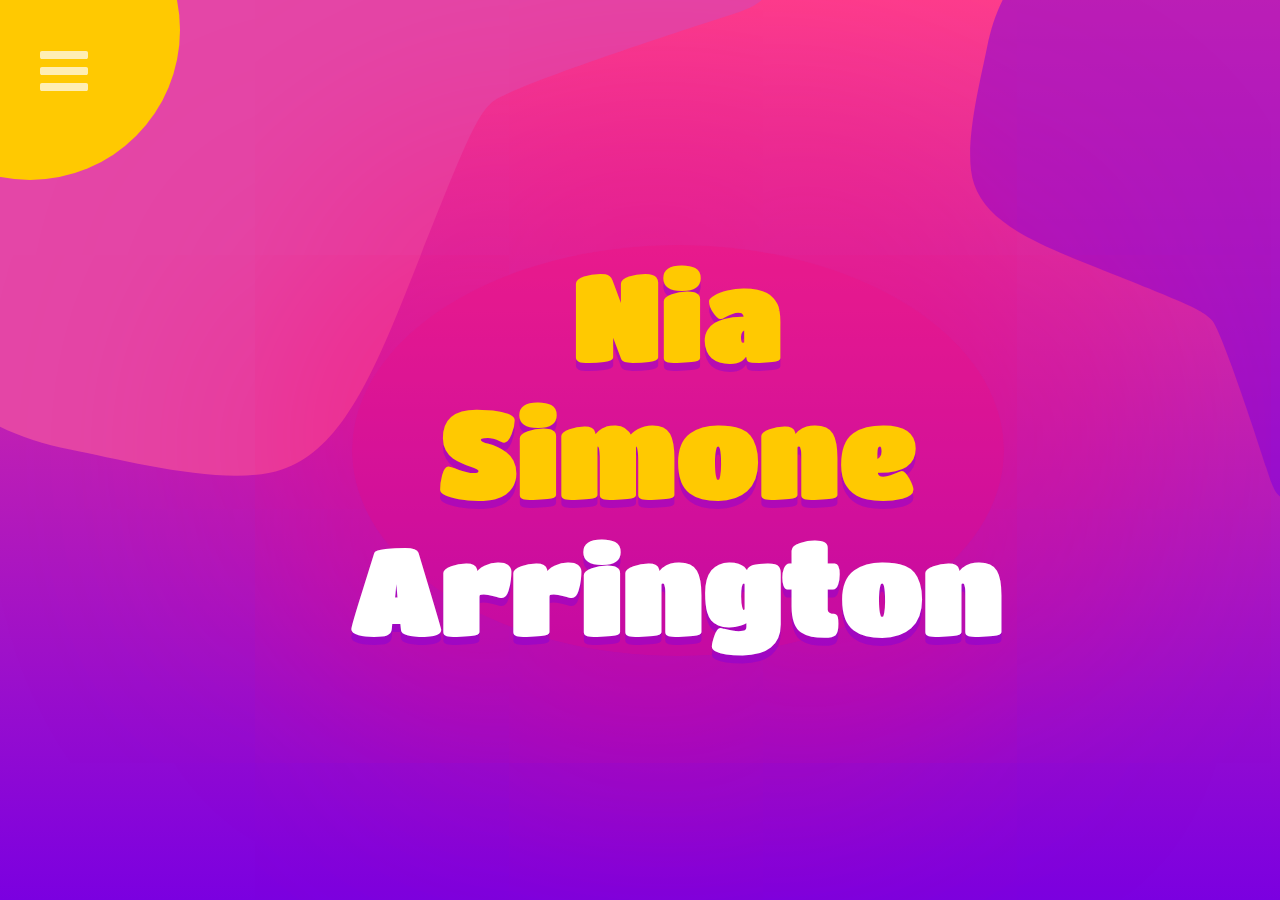
<file: index.html>
<!DOCTYPE html>
<html lang="en">
  <head>
    <meta charset="UTF-8" />
    <title>Nia</title>
    <meta name="viewport" content="width=device-width, initial-scale=1" />
    <link rel="stylesheet" href="./style.css" />
  </head>
  <body>
    <div class="container">
      <div class="menu-container" id="toggle">
        <a href="#" class="menu"
          ><i class="fa fa-bars" aria-hidden="true"></i
        ></a>
      </div>
      <div class="title-container">
        <h1><span>Nia Simone</span><br />Arrington</h1>
        <div class="circle"></div>
      </div>

      <svg
        version="1.1"
        id="svg-left"
        xmlns="http://www.w3.org/2000/svg"
        xmlns:xlink="http://www.w3.org/1999/xlink"
        x="0px"
        y="0px"
        viewBox="0 0 600 400"
        style="enable-background: new 0 0 600 400"
        xml:space="preserve"
      >
        <g>
          <path
            class="blob"
            d="M220.262,366.814c41.228-14.367,64.978-58.826,96.198-136.802
		c43.518-108.692,53.929-137.426,67.672-149.92s154.708-58.065,177.821-65.59C576.392,9.802,591.841,5.391,596.66-2H-2v334.452
		c16.689,8.319,35.468,14.508,56.726,18.745C98.453,359.914,179.034,381.181,220.262,366.814z"
          />
        </g>
      </svg>
      <svg
        version="1.1"
        id="svg-right"
        xmlns="http://www.w3.org/2000/svg"
        xmlns:xlink="http://www.w3.org/1999/xlink"
        x="0px"
        y="0px"
        viewBox="0 0 600 400"
        style="enable-background: new 0 0 600 400"
        xml:space="preserve"
      >
        <g>
          <path
            class="blob2"
            d="M361.076,143.985c9.307,26.708,38.108,42.094,88.622,62.319
		c70.412,28.192,89.027,34.936,97.12,43.839c8.093,8.903,37.615,100.223,42.49,115.196c3.045,9.354,5.902,19.361,10.691,22.483V0
		H383.337c-5.389,10.811-9.398,22.976-12.143,36.748C365.547,65.075,351.769,117.277,361.076,143.985z"
          />
        </g>
      </svg>
    </div>
    <div class="overlay" id="overlay">
      <nav class="overlay-menu">
        <ul>
          <li><a href="./about-me/index.html">About Me 💖</a></li>
          <li><a href="#">Work History 📖</a></li>
          <li><a href="./media/index.html">Media 📸</a></li>
          <li><a href="./pricing/index.html">Booking 📩</a></li>
        </ul>
      </nav>
    </div>
    <!-- partial -->
    <script src="https://cdnjs.cloudflare.com/ajax/libs/jquery/3.1.1/jquery.min.js"></script>
    <script src="./script.js"></script>
  </body>
</html>
</file>
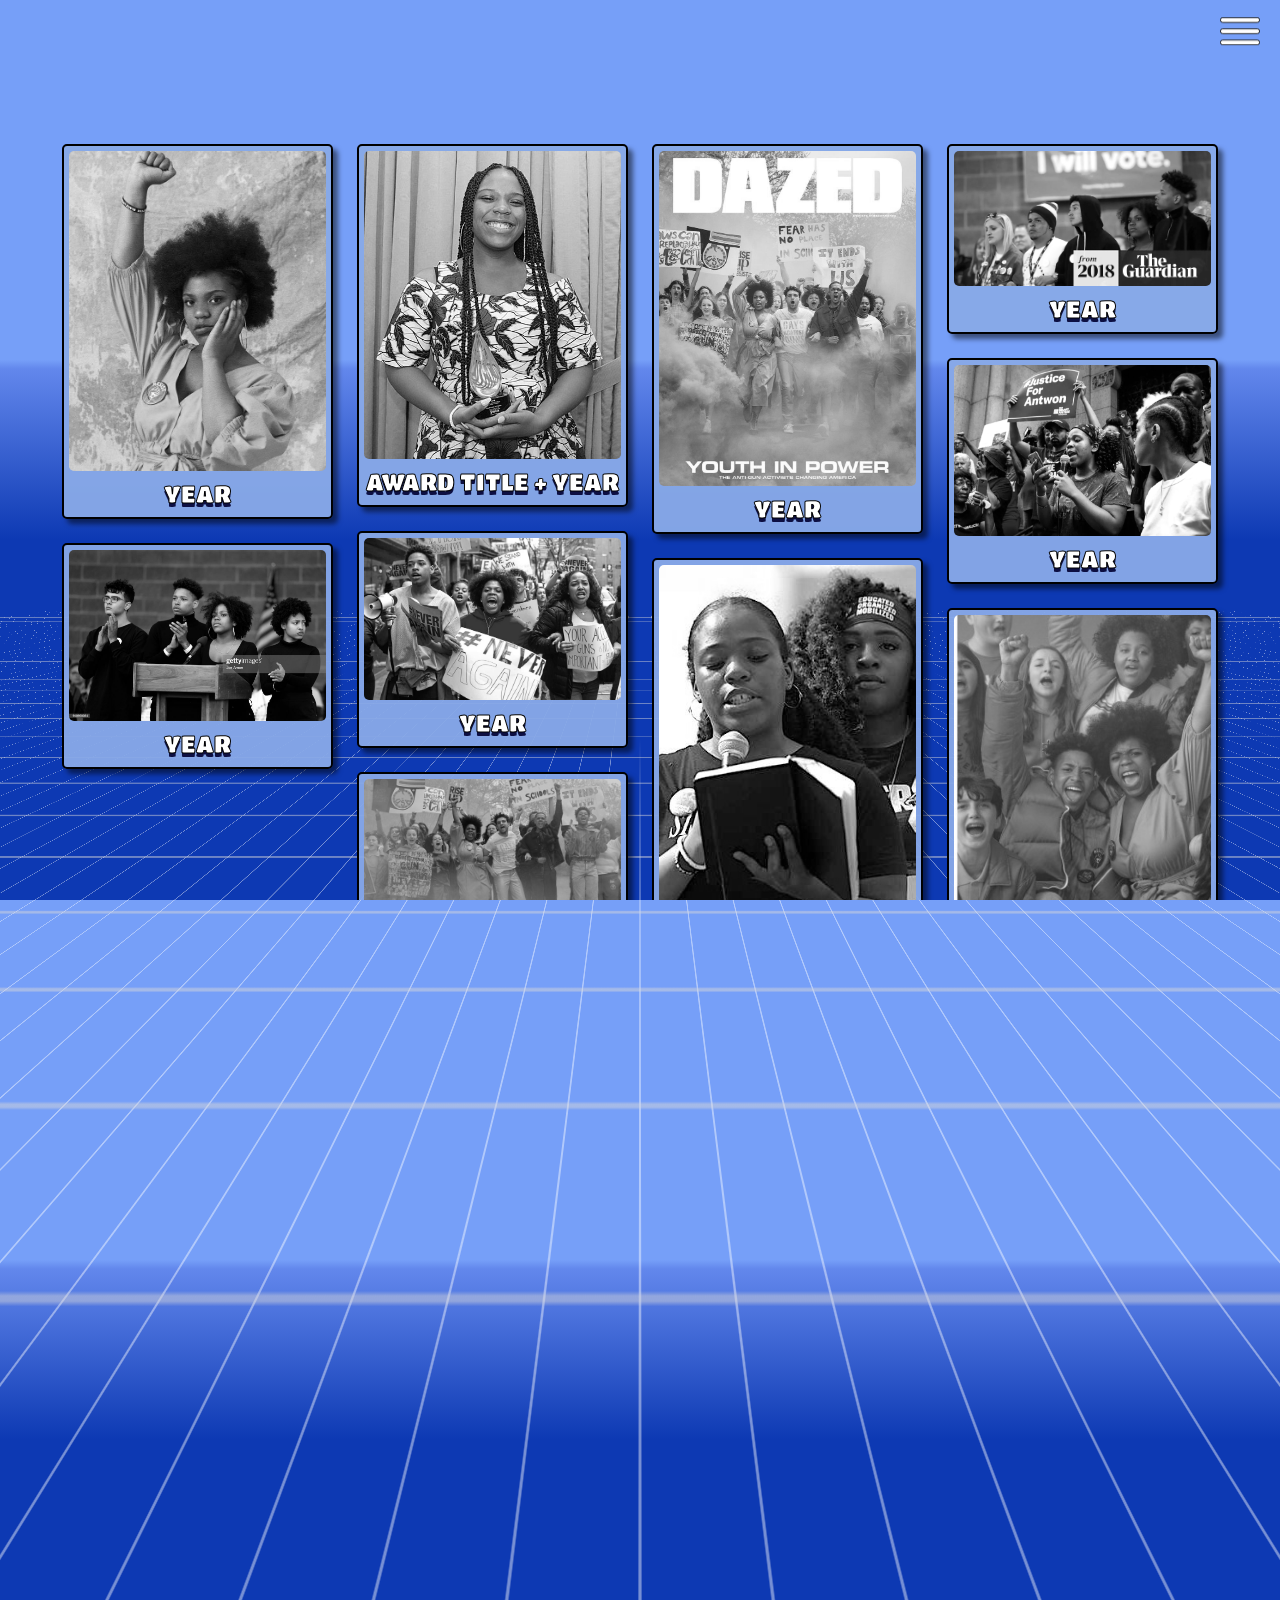
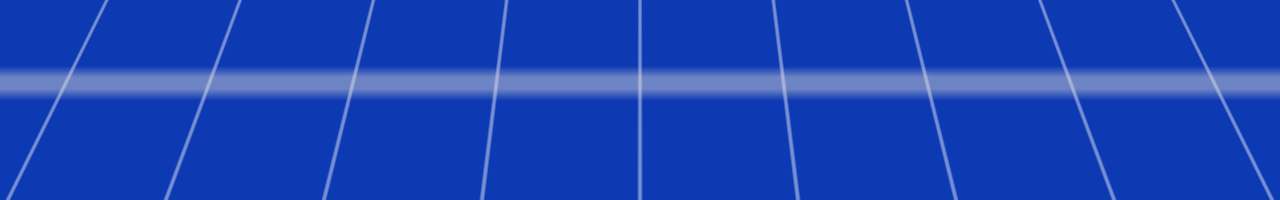
<file: media/index.html>
<!DOCTYPE html>
<html lang="en">
  <head>
    <meta charset="UTF-8" />
    <title>Nia</title>
    <link
      href="https://fonts.googleapis.com/css?family=Gruppo"
      rel="stylesheet"
      type="text/css"
    />
    <link rel="stylesheet" href="./style.css" />
  </head>
  <body>
    <div class="menu-icon" onclick="this.classList.toggle('hover');Drop(0)">
      <div class="menu-bar menu-bar1"></div>
      <div class="menu-bar menu-bar2"></div>
      <div class="menu-bar menu-bar3"></div>
    </div>
    <div class="menu">
      <div class="menu-con" style="background: #db7500">
        <a
          href="../about-me/index.html"
          style="text-decoration: none; align-self: center"
          ><p>ABOUT</p></a
        >
      </div>
      <div class="menu-con" style="background: #e69316">
        <a
          href="../history/history.html"
          style="text-decoration: none; align-self: center"
          ><p>WORK HISTORY</p></a
        >
      </div>
      <div class="menu-con" style="background: #e69d16">
        <a
          href="./images/solo.JPG"
          download
          style="text-decoration: none; align-self: center"
          ><p>DOWNLOAD CV</p></a
        >
      </div>
      <div class="menu-con" style="background: #d34eb2">
        <a
          href="../pricing/index.html"
          style="text-decoration: none; align-self: center"
          ><p>EVENT HIRING</p></a
        >
      </div>
      <div class="menu-con" style="background: #e064c1">
        <a
          href="../book-nia.link"
          style="text-decoration: none; align-self: center"
        >
          <p>BOOK A FREE MEETING</p></a
        >
      </div>
    </div>
    <main>
      <div class="grid-container">
        <div>
          <img class="grid-item grid-item-1" src="./images/solo.JPG" alt="" />
          <p>YEAR</p>
        </div>
        <div>
          <img class="grid-item grid-item-2" src="./images/getty.jpeg" alt="" />
          <p>YEAR</p>
        </div>
        <div>
          <img
            class="grid-item grid-item-3"
            src="./images/niasimonearrington.jpeg"
            alt=""
          />
          <p>AWARD TITLE + YEAR</p>
        </div>
        <div>
          <img
            class="grid-item grid-item-4"
            src="./images/parkland.jpeg"
            alt=""
          />
          <p>YEAR</p>
        </div>
        <div>
          <img class="grid-item grid-item-5" src="./images/dazed.jpeg" alt="" />
          <p>YEAR</p>
        </div>
        <div>
          <img class="grid-item grid-item-6" src="./images/power.jpeg" alt="" />
          <p>YEAR</p>
        </div>
        <div>
          <img
            class="grid-item grid-item-7"
            src="./images/speaking.jpeg"
            alt=""
          />
          <p>YEAR</p>
        </div>
        <div>
          <img
            class="grid-item grid-item-8"
            src="./images/guardian.png"
            alt=""
          />
          <p>YEAR</p>
        </div>
        <div>
          <img class="grid-item grid-item-9" src="./images/antwon.png" alt="" />
          <p>YEAR</p>
        </div>
        <div>
          <img
            class="grid-item grid-item-10"
            src="./images/fashion-spot.jpeg"
            alt=""
          />
          <p>YEAR</p>
        </div>
      </div>
    </main>
    <div class="wrapper">
      <div class="inner-wrapper">
        <div class="landscape"></div>
      </div>
      <div class="nrw">
        <span class="wave"> </span>
      </div>
    </div>
    <script src="script.js"></script>
  </body>
</html>
</file>
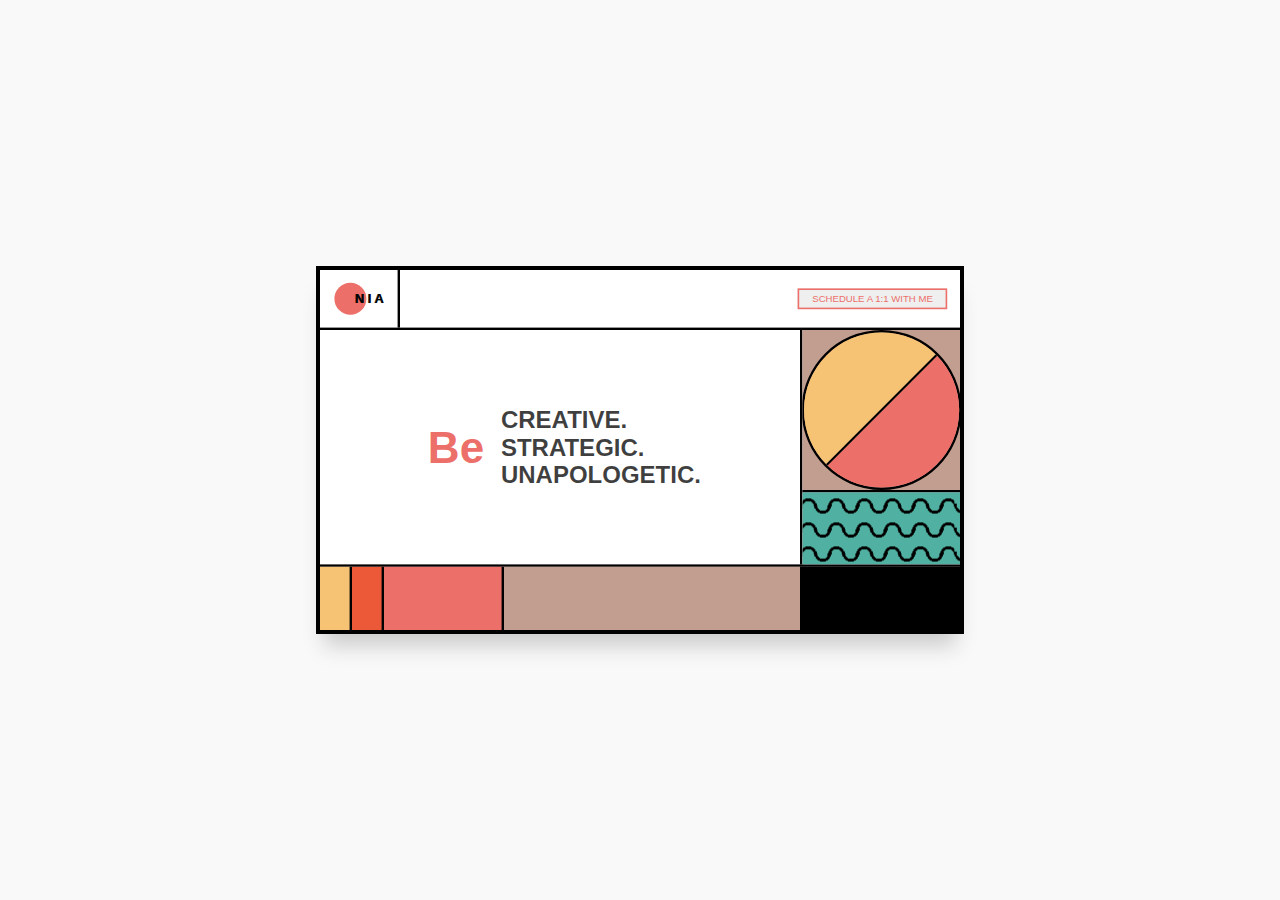
<file: card/card.html>
<!DOCTYPE html>
<html lang="en">
  <head>
    <meta charset="UTF-8" />
    <meta http-equiv="X-UA-Compatible" content="IE=edge" />
    <meta name="viewport" content="width=device-width, initial-scale=1.0" />
    <link rel="stylesheet" href="card.css" />
    <title>Nia</title>
  </head>
  <body>
    <main>
      <div class="lp">
        <nav>
          <div class="nav__item">
            <div class="nav__logo">
              <div class="nav__logoShape"></div>
              <div class="nav__logoText">N I A</div>
            </div>
          </div>
          <div class="nav__item">
            <div class="nav__link"></div>
            <button>schedule a 1:1 with me</button>
          </div>
        </nav>

        <div class="content">
          <section class="main__text">
            <h1>Be</h1>
            <h2>
              Creative. <br />
              Strategic.<br />
              Unapologetic.
            </h2>
          </section>

          <section class="shape__holder">
            <div class="shape__circle">
              <div class="circle">
                <div class="circle-half"></div>
                <div class="circle-half"></div>
              </div>
            </div>

            <div class="squiggle__cont">
              <div class="shape__squiggle">
                <div class="squiggle"></div>
                <div class="squiggle squiggle2"></div>
              </div>
              <div class="shape__squiggle">
                <div class="squiggle"></div>
                <div class="squiggle squiggle2"></div>
              </div>
              <div class="shape__squiggle">
                <div class="squiggle"></div>
                <div class="squiggle squiggle2"></div>
              </div>
            </div>
          </section>
        </div>

        <section class="content__bottom">
          <div class="content__btm__item"></div>
          <div class="content__btm__item"></div>
          <div class="content__btm__item"></div>
          <div class="content__btm__item"></div>
          <div class="content__btm__item"></div>
        </section>
      </div>
    </main>
  </body>
</html>
</file>
<file: media/style.css>
@import url("https://fonts.googleapis.com/css?family=Titan+One");

* {
  box-sizing: border-box;
}
html,
body {
  height: 100%;
  margin: 0;
  padding: 0;
}

.menu-icon {
  width: 50px;
  position: fixed;
  top: 0;
  right: 0;
  margin: 10px 15px;
  transform: scale(0.8);
  padding: 0;
  cursor: pointer;
  z-index: 15;
}
.menu-bar {
  width: 50px;
  height: 7px;
  background: rgb(255, 255, 255);
  border: 1.5px solid black;
  border-radius: 16px;
  position: absolute;
  transition: all 0.3s;
  z-index: 15;
}
.menu-bar1 {
  margin-top: 9px;
}
.menu-bar2 {
  margin-top: 23px;
}
.menu-bar3 {
  margin-top: 37px;
}
.menu-icon.hover .menu-bar1 {
  transform: rotate(45deg) scaleX(0.7);
  margin-top: 22px;
}
.menu-icon.hover .menu-bar2 {
  opacity: 0;
}
.menu-icon.hover .menu-bar3 {
  transform: rotate(-45deg) scaleX(0.7);
  margin-top: 22px;
}

.menu {
  font-family: "Titan One", san-serif;
  text-shadow: 0 8px 0 rgba(37, 37, 37, 0.4);
  width: 100%;
  height: 100%;
  display: flex;
  flex-wrap: wrap;
}
.menu-con {
  flex-basis: 0;
  flex-grow: 1;
  display: flex;
  -webkit-justify-content: space-around;
  position: relative;
  top: -100%;
  transition: all 0.1s;
  z-index: 11;
  height: 100vh;
}
.menu-con p:before {
  content: "";
  display: block;
  position: absolute;
  top: 0;
  left: 0;
  width: 100%;
  height: 100%;
  opacity: 1;
  background: rgba(0, 0, 0, 0);
  -webkit-transition: all 0.2s;
  transition: all 0.2s;
}
.menu-con:hover p:before {
  background: rgba(0, 0, 0, 0.2);
}
.menu-con p {
  height: 20px;
  -webkit-align-self: center;
  color: white;
  font-size: 25px;

  cursor: pointer;
}

main {
  width: 95%;
  margin: auto;
  position: absolute;
  left: 0;
  right: 0;
  bottom: 0;
  top: 9em;
  z-index: 10;
  overflow: scroll;
}

body {
  display: flex;
  justify-content: center;
  align-items: center;
  flex-direction: column;
}

.grid-container {
  columns: 5 250px;
  column-gap: 1.5rem;
  width: 95%;
  margin: 0 auto;
  z-index: 10;
}
.grid-container div {
  margin: 0 1.5rem 1.5rem 0;
  display: inline-block;
  width: 100%;
  border: solid 2px black;
  padding: 5px;
  box-shadow: 5px 5px 5px rgba(0, 0, 0, 0.5);
  border-radius: 5px;
  transition: all 0.1s ease-in-out;
  background-color: rgba(136, 169, 231, 0.952);
}
.grid-container div:hover img {
  filter: grayscale(0);
}
.grid-container div:hover {
  border-color: coral;
}
.grid-container div img {
  width: 100%;
  filter: grayscale(100%);
  border-radius: 5px;
  transition: all 0.15s ease-in-out;
}

.grid-container div p {
  margin: 5px 0;
  padding: 0;
  text-align: center;
  font-size: 1.5rem;
  color: white;
  -webkit-text-stroke-width: 1px;
  -webkit-text-stroke-color: black;
  font-family: "Titan One", san-serif;
  text-shadow: 0 4px 0 rgba(1, 0, 49, 0.911);
}

html,
body {
  height: 100%;
  overflow: hidden;
}

body {
  text-align: center;
  background: linear-gradient(#769ff8 40%, #6287ec 41%, #0d39b3 60%);
}

.wrapper {
  display: flex;
  justify-content: center;
  align-items: center;
  height: 100%;
  width: 100%;
}

.inner-wrapper {
  width: 700%;
  height: 200%;
  position: absolute;
  margin: 0 auto;
  perspective: 180px;
  perspective-origin: 50% 30%;
}

.landscape {
  position: absolute;
  width: 200%;
  left: -50%;
  height: 130%;
  bottom: -30%;
  background-image: -webkit-linear-gradient(top, #d8d7d879 2px, transparent 2px),
    -webkit-linear-gradient(left, #ffffff6e 2px, transparent 2px);
  background-size: 50px 50px, 80px 80px;
  background-position: -1px -1px, -1px -1px;
  transform: rotateX(85deg);
  animation: moveUp 0.5s infinite linear;
}

@keyframes moveUp {
  0% {
    background-position: -1px -1px, -1px -1px;
  }
  100% {
    background-position: -50px -50px, -1px -1px;
  }
}

@media screen and (max-width: 600px) {
  .menu-con {
    min-width: 100%;
    height: 40%;
    flex-direction: column;
    top: -200%;
  }
}
@media screen and (max-width: 350px) {
  .menu-con {
    min-width: 100%;
    height: 40%;
    flex-direction: column;
    top: -200%;
  }
}
</file>
<file: card/card.css>
* {
  font-family: sans-serif;
  color: rgba(0, 0, 0, 0.75);
}

body {
  margin: 0;
  display: flex;
  flex-direction: column;
  justify-content: center;
  height: 100vh;
  padding: 0px 30px;
  background: #f9f9f9;
}

h1 {
  font-size: 55px;
  margin: 0 16px;
  color: #ec6f6a;
}

h2 {
  text-transform: uppercase;
  margin: 5px;
  font-size: 30px;
}

button {
  border: 2px solid #ec6f6a;
  color: #ec6f6a;
  padding: 4px 16px;
  text-transform: uppercase;
  font-size: 12px;
  font-weight: 400;
  margin: 0 16px;
  cursor: pointer;
}

button:hover {
  background-color: #ec6f6a;
  color: white;
}

.lp {
  max-width: 800px;
  margin: auto;
  min-height: 450px;
  box-shadow: 0px 25px 25px -10px #ccc;
  background: #fff;
  border: 5px solid #000;
  overflow: hidden;
  transform: scale(0.8);
}

.content {
  display: flex;
}

/*NAV*/
nav {
  border-bottom: 3px solid #000;
  height: 72px;
  display: grid;
  grid-template-columns: 100px auto;
}

.nav__item:nth-of-type(1) {
  border-right: 3px solid #000;
}

.nav__logo {
  display: flex;
  justify-content: center;
  align-items: center;
  height: 72px;
}

.nav__logoShape {
  height: 40px;
  width: 40px;
  background: #ec6f6a;
  border-radius: 50%;
}

.nav__logoText {
  font-weight: 600;
  text-shadow: 1px 0px #000;
  margin: 0 0 0 -15px;
}

.nav__item:nth-of-type(2) {
  display: flex;
  justify-content: space-between;
  align-items: center;
}

/*MAIN TEXT*/
.main__text {
  width: 75%;
  display: flex;
  justify-content: center;
  align-items: center;
}

/*SHAPE*/
section.shape__holder {
  width: 200px;
  display: flex;
  flex-direction: column;
  justify-content: center;
  align-items: center;
  border-left: 3px solid #000;
  box-sizing: border-box;
  overflow: hidden;
}

.shape__circle {
  border-bottom: 3px solid #000;
  background: #c19e90;
}

.circle {
  transform: rotate(135deg);
  border: 3px solid #000;
  border-radius: 50%;
  height: 200px;
  width: 200px;
  overflow: hidden;
  box-sizing: border-box;
  display: flex;
  flex-direction: column;
  justify-content: center;
  align-items: center;
}

.circle-half {
  height: 100px;
  width: 200px;
  background: #ec6f6a;
  border-top-left-radius: 90px;
  border-top-right-radius: 90px;
}

.circle-half:nth-of-type(2) {
  transform: rotate(180deg);
  background: #f6c274;
  border-bottom: 3px solid #000;
}

.squiggle__cont {
  background: #50b0a2;
  width: 198px;
  overflow: hidden;
}

.shape__squiggle {
  overflow: hidden;
  position: relative;
  width: 210px;
  height: 30px;
  margin: 0px 0 0 -10px;
}

.squiggle {
  position: absolute;
  background: radial-gradient(
    ellipse,
    transparent,
    transparent 8px,
    black 8px,
    black 11px,
    transparent 11px
  );
  background-size: 35px 40px;
  width: 200px;
  height: 20px;
}

.squiggle2 {
  top: 14px;
  left: 18px;
  background-position: 0px -20px;
}

.content__bottom {
  border-top: 3px solid #000;
  height: 79px;
  display: grid;
  grid-template-columns: 40px 40px 150px 370px 200px;
}

.content__btm__item {
  border-right: 3px solid #000;
}

.content__btm__item:nth-of-type(1) {
  background: #f6c274;
}

.content__btm__item:nth-of-type(2) {
  background: #eb5939;
}

.content__btm__item:nth-of-type(3) {
  background: #ec6f6a;
}

.content__btm__item:nth-of-type(4) {
  background: #c19e8f;
  border: none;
}

.content__btm__item:nth-of-type(5) {
  background: #000;
  border: none;
}
</file>
<file: style.css>
@import url(https://cdnjs.cloudflare.com/ajax/libs/font-awesome/4.6.3/css/font-awesome.css);
@import url("https://fonts.googleapis.com/css?family=Titan+One");
body {
  background: linear-gradient(to top, #7b00e0, #fd3d8d);
  margin: 0;
  height: 100%;
  overflow: hidden;
}

.container {
  width: 100%;
  height: 100vh;
  margin: 0 auto;
  overflow: hidden;
}

.menu-container {
  background-color: #ffc901;
  border-radius: 100%;
  color: white;
  cursor: pointer;
  position: absolute;
  width: 300px;
  height: 300px;
  left: -120px;
  top: -120px;
  transition: all 0.3s;
}
.menu-container.full-menu {
  border-radius: 0;
  padding: 0 !important;
  position: aboslute;
  width: 100%;
  height: 100%;
  left: 0;
  top: 0;
  transition: all 0.3s;
}

.full-menu .menu {
  top: 40px;
  left: 40px;
}

.menu {
  color: white;
  font-size: 3.5em;
  position: absolute;
  top: 160px;
  left: 160px;
  z-index: 100;
  transition: all 0.3s;
}
.menu i {
  opacity: 0.7;
  transform: scale(1);
  transition: all 0.3s;
}
.menu i:hover {
  opacity: 1;
  transform: scale(1.2);
  transition: all 0.3s;
}

.overlay {
  position: fixed;
  top: 0;
  left: 0;
  width: 100%;
  height: 0%;
  opacity: 0;
  visibility: hidden;
  overflow: hidden;
}
.overlay.open {
  opacity: 0.9;
  visibility: visible;
  height: 100%;
}
.overlay.open li {
  animation: fadeInRight 0.5s ease forwards;
  animation-delay: 0.35s;
}
.overlay.open li:nth-of-type(2) {
  animation-delay: 0.4s;
}
.overlay.open li:nth-of-type(3) {
  animation-delay: 0.45s;
}
.overlay.open li:nth-of-type(4) {
  animation-delay: 0.5s;
}
.overlay nav {
  font-size: 3.2em;
  font-family: "Titan One", san-serif;
  position: relative;
  height: 70%;
  top: 50%;
  transform: translateY(-50%);
  font-weight: 400;
  text-align: center;
}
.overlay ul {
  list-style: none;
  padding: 0;
  margin: 0 auto;
  display: inline-block;
  position: relative;
  height: 100%;
}
.overlay ul li {
  display: block;
  height: 25%;
  height: calc(100% / 4);
  min-height: 50px;
  position: relative;
  opacity: 0;
}
.overlay ul li a {
  display: block;
  position: relative;
  color: #fff;
  text-decoration: none;
  opacity: 0.7;
  transform: scale(1);
  transition: all 0.3s;
  text-shadow: 0 8px 0 rgba(37, 37, 37, 0.4);
  box-shadow: 0 0 2em 1em rgba(255, 196, 0, 0.4);
}
.overlay ul li a:hover,
.overlay ul li a:focus,
.overlay ul li a:active {
  opacity: 1;
  transform: scale(1.2);
  transition: all 0.3s;
}

@keyframes fadeInRight {
  0% {
    opacity: 0;
    left: 20%;
  }
  100% {
    opacity: 1;
    left: 0;
  }
}
h1 {
  font-size: 7.5em;
  font-family: "Titan One", san-serif;
  background-color: rgba(255, 0, 106, 0.4);
  border-radius: 100%;
  box-shadow: 0 0 2em 1em rgba(255, 0, 106, 0.4);
  color: white;
  text-shadow: 0 8px 0 rgba(123, 0, 224, 0.4);
  width: 800px;
  height: auto;
  z-index: -1;
}
h1 span {
  color: #ffc901;
}

.blob {
  animation: blobby 4s infinite;
}

.blob2 {
  animation: blobby2 6s infinite;
}

@keyframes blobby {
  0% {
    transform: scale(1);
  }
  50% {
    transform: scale(1.08);
  }
  100% {
    transform: scale(1);
  }
}
@keyframes blobby2 {
  0% {
    transform: scale(1);
  }
  50% {
    transform: scale(1.18);
  }
  100% {
    transform: scale(1);
  }
}
svg {
  position: absolute;
  top: 0;
}

#svg-right {
  display: block;
  fill: #7b00e0;
  opacity: 0.5;
  right: 0;
  width: 60%;
  z-index: -10;
}

#svg-left {
  fill: #e446a7;
  margin: 0;
  width: 60%;
  z-index: -10;
}

.title-container {
  text-align: center;
  width: 45%;
  margin: auto;
  display: flex;
  height: 100vh;
  align-items: center;
}

@media all and (max-width: 980px) {
  h1 {
    font-size: 4.5em;
    font-family: "Titan One", san-serif;
  }
  .title-container {
    width: 85%;
  }
}
@media all and (max-width: 480px) {
  h1 {
    font-size: 4.5em;
    font-family: "Titan One", san-serif;
  }
  .title-container {
    width: 85%;
  }
}
</file>
